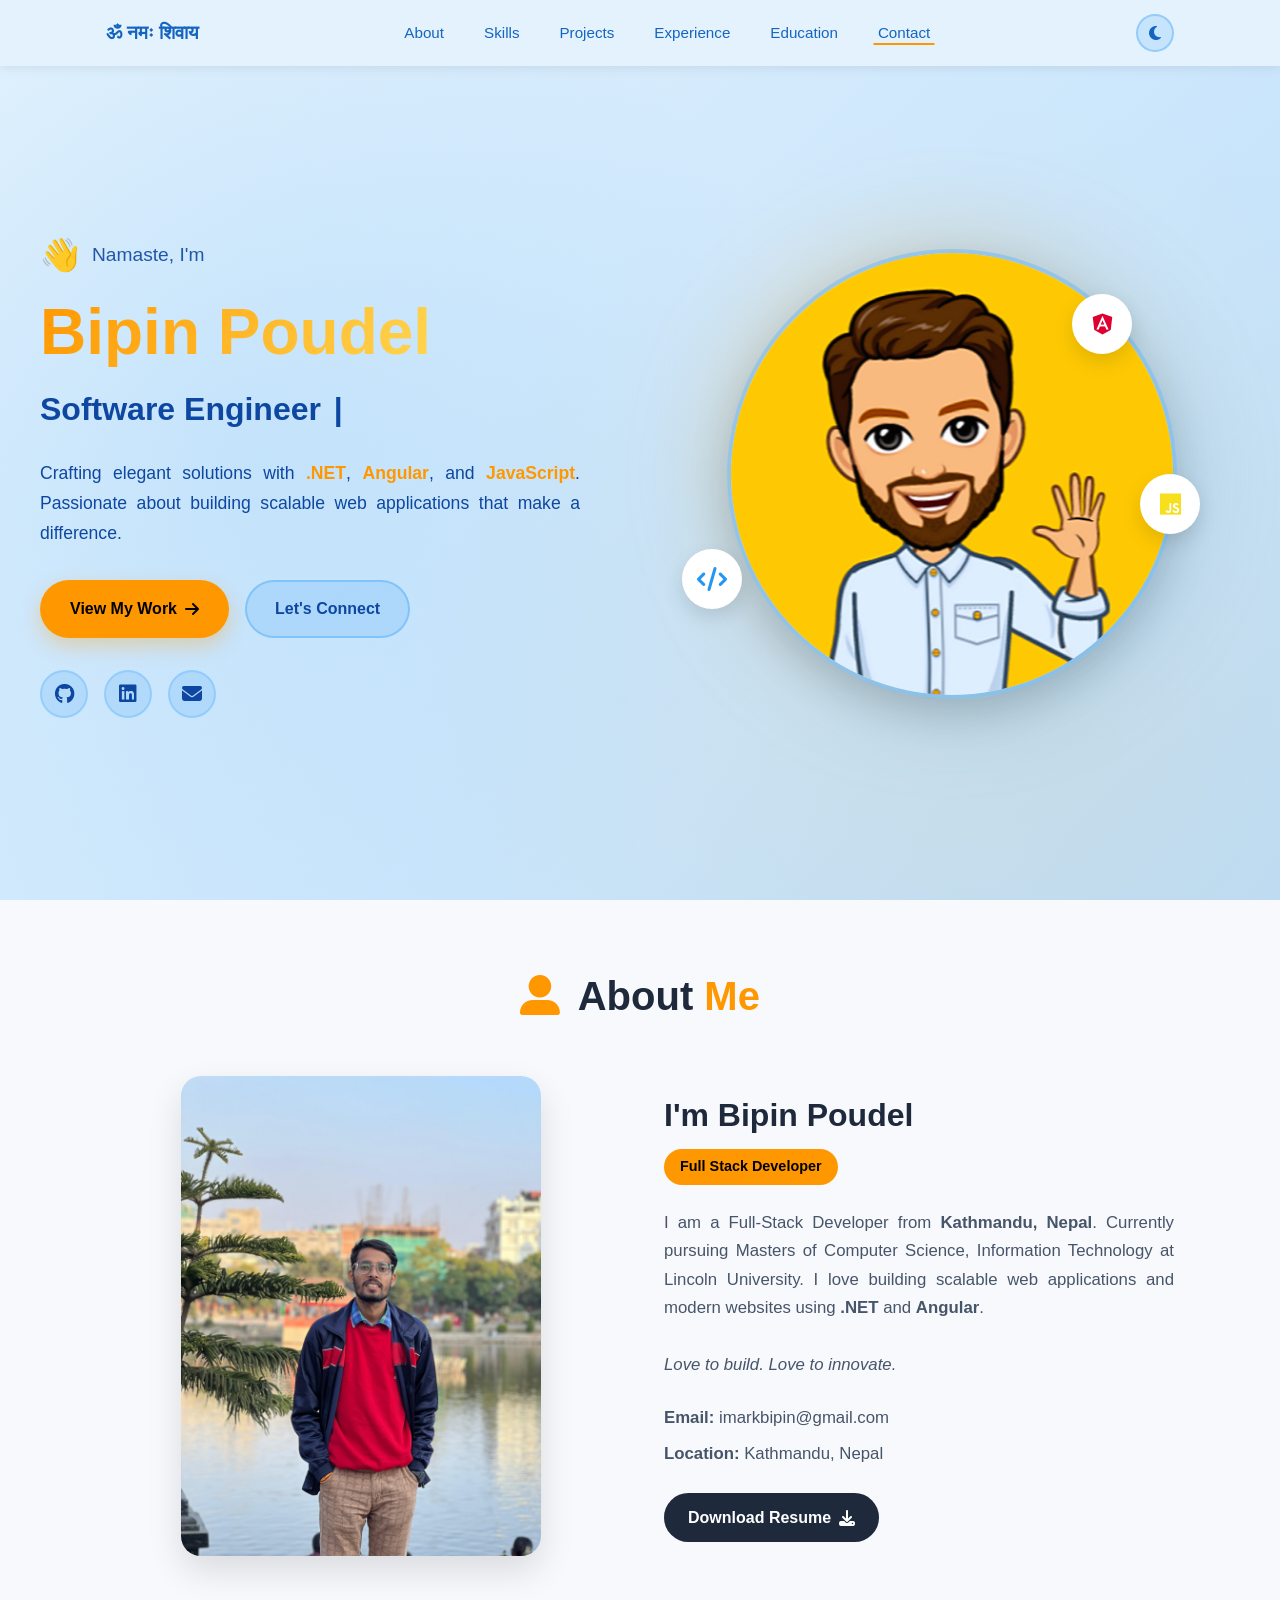
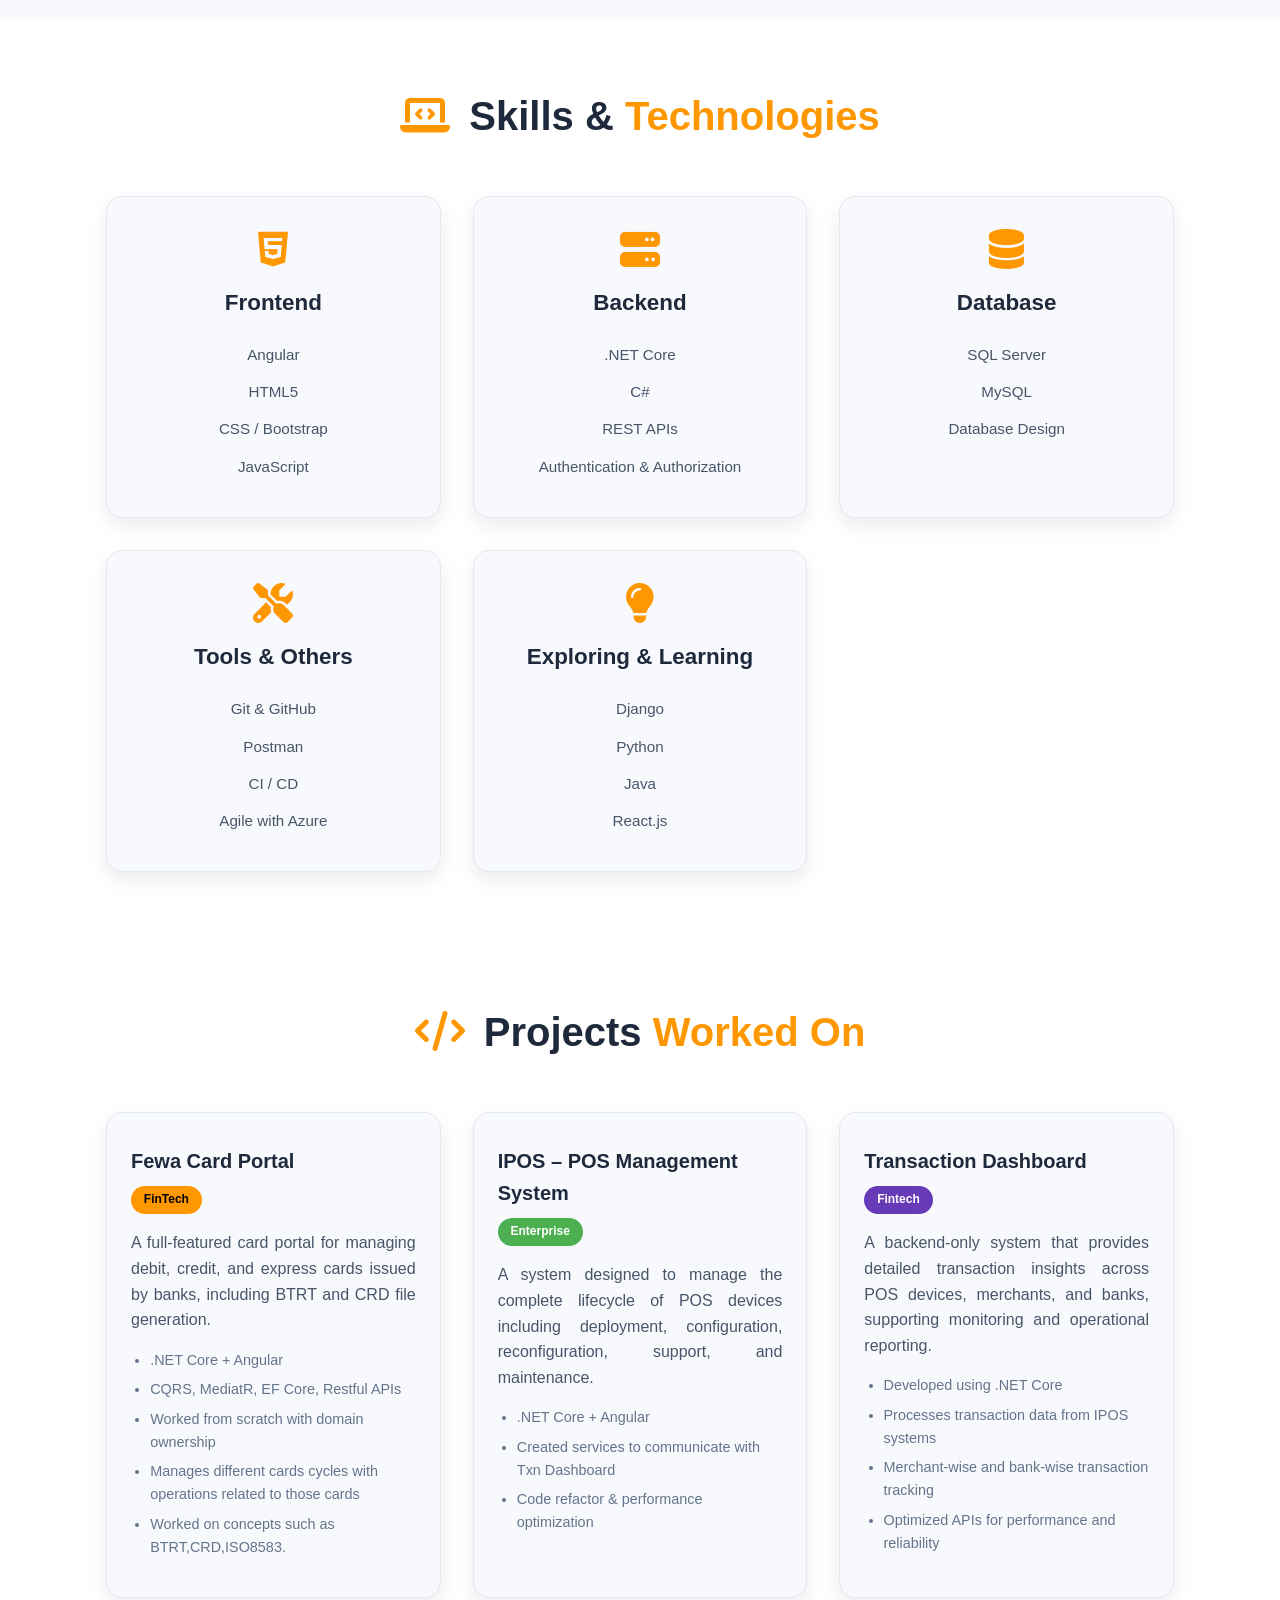
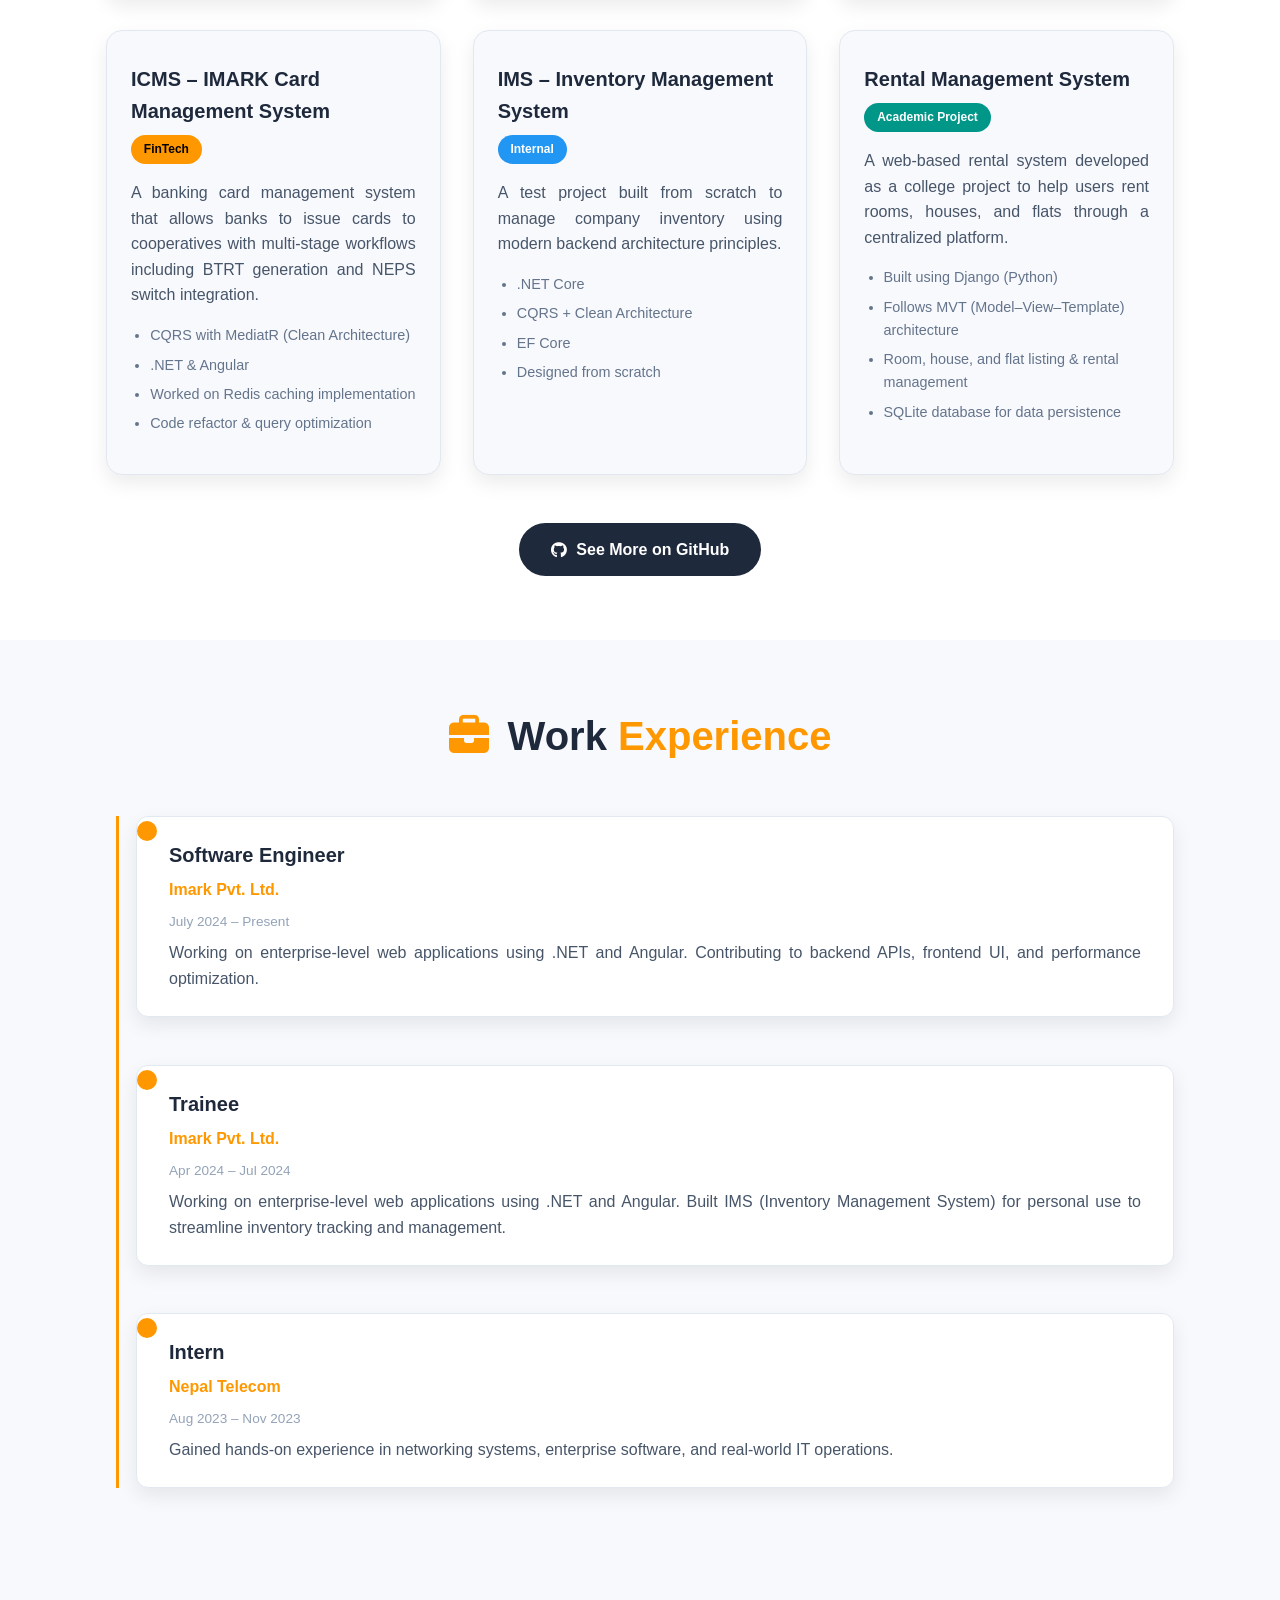
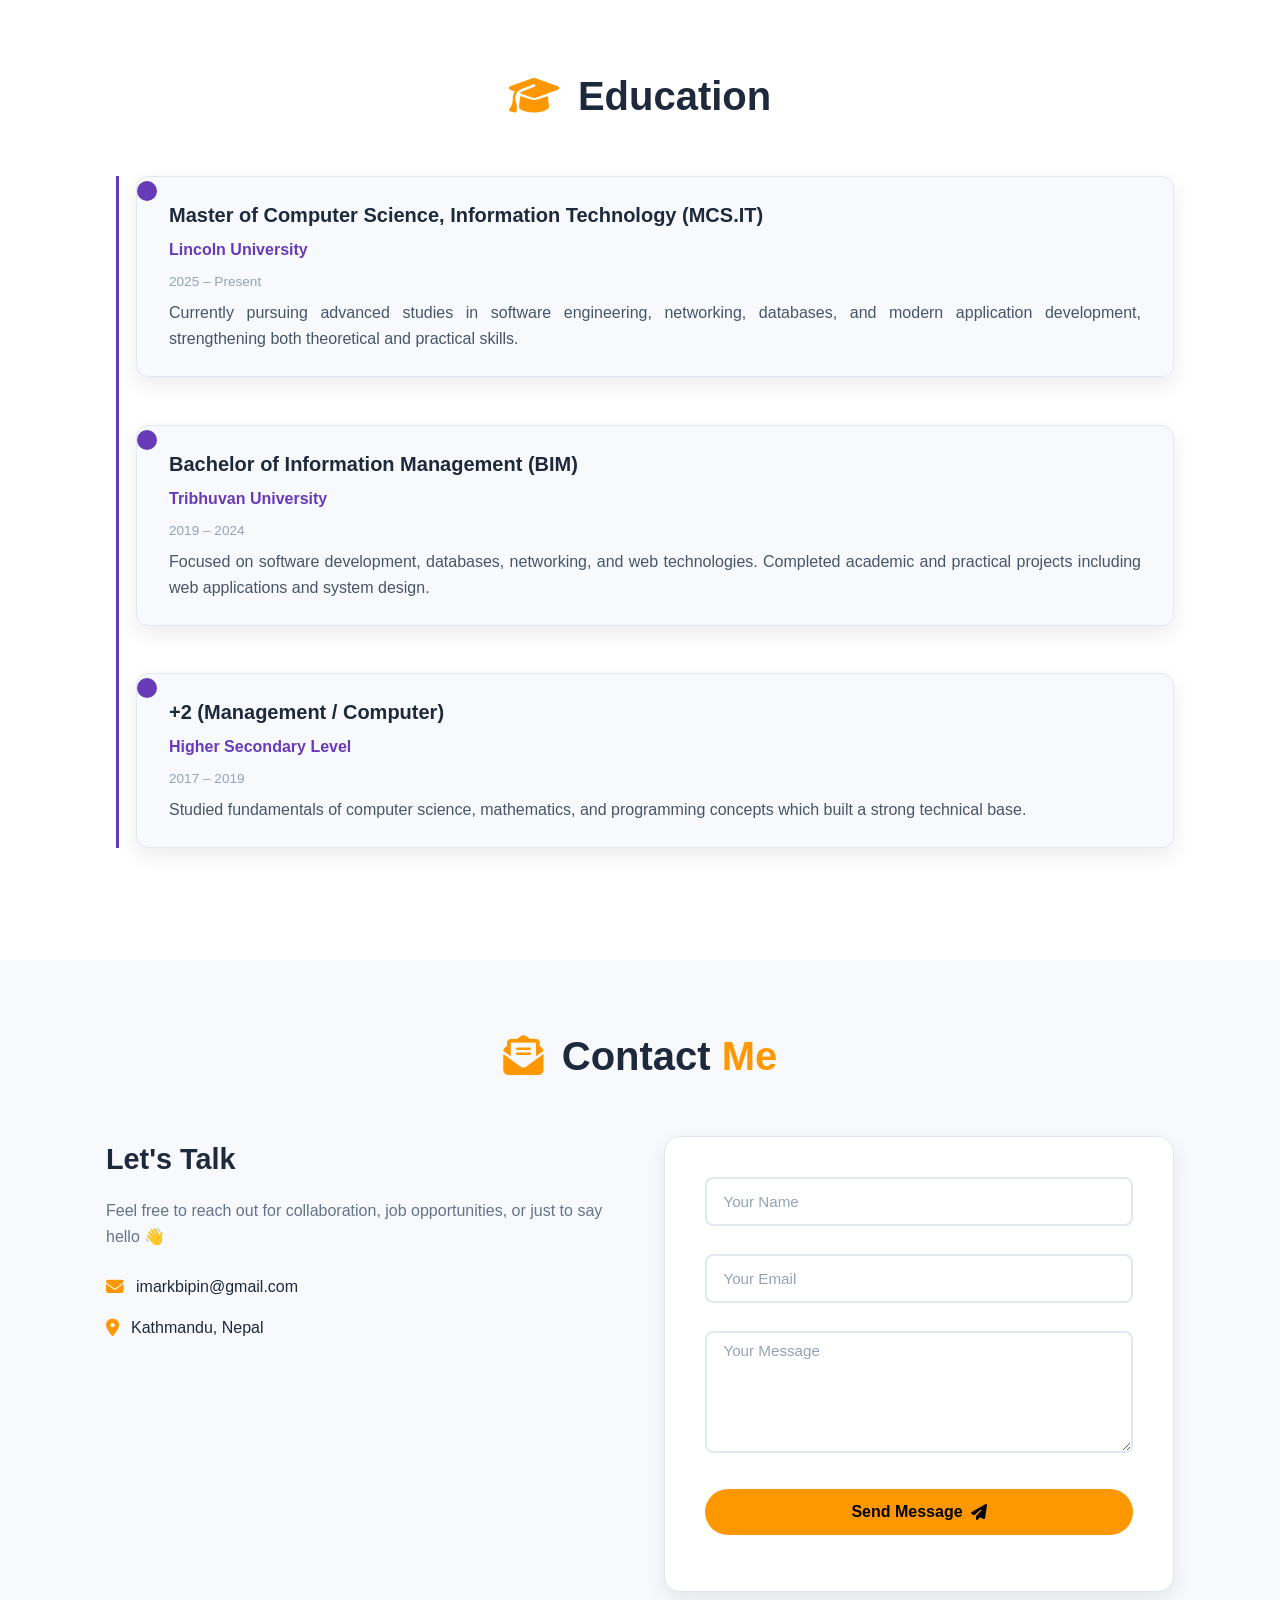
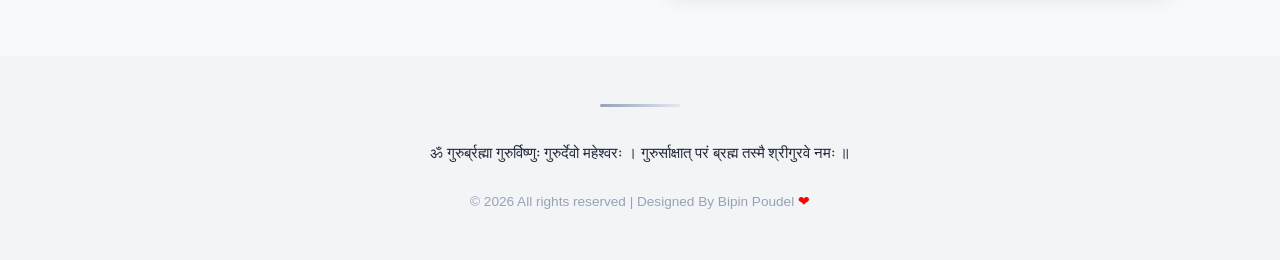
<file: index.html>
<!DOCTYPE html>
<html lang="en">

<head>
    <meta charset="UTF-8" />
    <meta name="viewport" content="width=device-width, initial-scale=1.0" />

    <title>Bipin Poudel | Full Stack Developer</title>
    <meta name="description"
        content="Bipin Poudel is a Full Stack Developer from Nepal specializing in web applications, .NET, Angular, and modern web technologies.">
    <meta name="keywords"
        content="Bipin Poudel,Bipin Paudel,SB Bipin Poudel,SB bipin Paudel,Aatreya Son, Full Stack Developer Nepal, Web Developer, .NET Developer">
    <meta name="author" content="Bipin Poudel">

    <meta name="google-site-verification" content="4PjlbMVd9MEAAJaeIumttH1qoBCUl8yCqmhb5qajZKc" />

    <link rel="stylesheet" href="https://cdnjs.cloudflare.com/ajax/libs/font-awesome/6.5.1/css/all.min.css" />

    <link rel="preload" href="css/style.css" as="style">
    <link rel="stylesheet" href="css/style.css">
</head>

<body>

    <header class="header">
        <nav class="nav-container">
            <h1 class="logo">
                <span class="logo-text">ॐ नमः शिवाय</span>
                <span class="logo-icon">🔱</span>
            </h1>
            <ul class="nav-links desktop-nav">
                <li><a href="#about">About</a></li>
                <li><a href="#skills">Skills</a></li>
                <li><a href="#projects">Projects</a></li>
                <li><a href="#experience">Experience</a></li>
                <li><a href="#education">Education</a></li>
                <li><a href="#contact">Contact</a></li>
            </ul>
            <button class="theme-toggle" id="themeToggle" aria-label="Toggle theme">
                <i class="fas fa-moon"></i>
            </button>
        </nav>
    </header>

    <nav class="bottom-nav">
        <a href="#about" class="bottom-nav-item">
            <i class="fas fa-user"></i>
            <span>About</span>
        </a>
        <a href="#skills" class="bottom-nav-item">
            <i class="fas fa-code"></i>
            <span>Skills</span>
        </a>
        <a href="#projects" class="bottom-nav-item">
            <i class="fas fa-folder"></i>
            <span>Projects</span>
        </a>
        <a href="#experience" class="bottom-nav-item">
            <i class="fas fa-briefcase"></i>
            <span>Work</span>
        </a>
        <a href="#education" class="bottom-nav-item">
            <i class="fas fa-graduation-cap"></i>
            <span>Education</span>
        </a>
        <a href="#contact" class="bottom-nav-item">
            <i class="fas fa-envelope"></i>
            <span>Contact</span>
        </a>
    </nav>

    <main>

        <section class="hero">
            <div class="hero-container">
                <div class="hero-text">
                    <div class="hero-greeting">
                        <span class="wave">👋</span>
                        <span class="greeting-text">Namaste, I'm</span>
                    </div>
                    <h1 class="hero-name">
                        <span class="name-highlight">Bipin Poudel</span>
                    </h1>
                    <h2 class="hero-title">
                        <span class="typing-text">Software Engineer</span>
                        <span class="cursor">|</span>
                    </h2>
                    <p class="hero-description" style="text-align: justify;">
                        Crafting elegant solutions with <strong>.NET</strong>, <strong>Angular</strong>,
                        and <strong>JavaScript</strong>. Passionate about building scalable web applications
                        that make a difference.
                    </p>

                    <div class="hero-cta">
                        <a href="#projects" class="btn-primary">
                            <span>View My Work</span>
                            <i class="fas fa-arrow-right"></i>
                        </a>
                        <a href="#contact" class="btn-secondary">
                            <span>Let's Connect</span>
                        </a>
                    </div>

                    <div class="hero-socials">
                        <a href="https://github.com/sb-bipin" target="_blank" aria-label="GitHub" class="social-link">
                            <i class="fa-brands fa-github"></i>
                        </a>
                        <a href="https://www.linkedin.com/in/sb-bipin-paudel" target="_blank" aria-label="LinkedIn"
                            class="social-link">
                            <i class="fa-brands fa-linkedin"></i>
                        </a>
                        <a href="https://mail.google.com/mail/?view=cm&fs=1&to=imarkbipin@gmail.com" target="_blank"
                            aria-label="Email" class="social-link">
                            <i class="fa-solid fa-envelope"></i>
                        </a>
                    </div>
                </div>

                <div class="hero-image">
                    <div class="image-wrapper">
                        <div class="image-background"></div>
                        <img src="images/favicon.png" alt="Bipin Poudel Full Stack Developer">
                        <div class="floating-badge badge-1">
                            <i class="fa-brands fa-angular"></i>
                        </div>
                        <div class="floating-badge badge-2">
                            <i class="fa-solid fa-code"></i>
                        </div>
                        <div class="floating-badge badge-3">
                            <i class="fa-brands fa-js"></i>
                        </div>
                    </div>
                </div>
            </div>

        </section>


        <section class="about" id="about">
            <div class="container">

                <h2 class="heading">
                    <i class="fas fa-user-alt"></i> About <span>Me</span>
                </h2>

                <div class="about-grid">

                    <div class="about-image">
                        <img src="./images/profile1.jpg" alt="Bipin Poudel Full Stack Developer" loading="lazy" />
                    </div>

                    <div class="about-content" style="text-align: justify;">
                        <h3>I'm Bipin Poudel</h3>
                        <span class="tag">Full Stack Developer</span>

                        <p>
                            I am a Full-Stack Developer from <strong>Kathmandu, Nepal</strong>.
                            Currently pursuing Masters of Computer Science, Information Technology at Lincoln
                            University.
                            I love building scalable web applications and modern websites using
                            <strong>.NET</strong> and <strong>Angular</strong>.
                            <br /><br />
                            <em>Love to build. Love to innovate.</em>
                        </p>

                        <div class="info">
                            <p><strong>Email:</strong> imarkbipin@gmail.com</p>
                            <p><strong>Location:</strong> Kathmandu, Nepal</p>
                        </div>

                        <a href="./docs/resumeBipin.pdf" target="_blank" class="btn">
                            Download Resume <i class="fas fa-download"></i>
                        </a>
                    </div>

                </div>
            </div>
        </section>



        <section id="skills" class="skills">
            <div class="container">

                <h2 class="heading">
                    <i class="fas fa-laptop-code"></i> Skills & <span>Technologies</span>
                </h2>

                <div class="skills-grid">

                    <div class="skill-card">
                        <i class="fa-brands fa-html5"></i>
                        <h3>Frontend</h3>
                        <ul>
                            <li>Angular</li>
                            <li>HTML5</li>
                            <li>CSS / Bootstrap</li>
                            <li>JavaScript</li>
                        </ul>
                    </div>

                    <div class="skill-card">
                        <i class="fa-solid fa-server"></i>
                        <h3>Backend</h3>
                        <ul>
                            <li>.NET Core</li>
                            <li>C#</li>
                            <li>REST APIs</li>
                            <li>Authentication & Authorization</li>
                        </ul>
                    </div>

                    <div class="skill-card">
                        <i class="fa-solid fa-database"></i>
                        <h3>Database</h3>
                        <ul>
                            <li>SQL Server</li>
                            <li>MySQL</li>
                            <li>Database Design</li>
                        </ul>
                    </div>

                    <div class="skill-card">
                        <i class="fa-solid fa-screwdriver-wrench"></i>
                        <h3>Tools & Others</h3>
                        <ul>
                            <li>Git & GitHub</li>
                            <li>Postman</li>
                            <li>CI / CD</li>
                            <li>Agile with Azure</li>
                        </ul>
                    </div>

                    <div class="skill-card hobby">
                        <i class="fa-solid fa-lightbulb"></i>
                        <h3>Exploring & Learning</h3>
                        <ul>
                            <li>Django</li>
                            <li>Python</li>
                            <li>Java</li>
                            <li>React.js</li>
                        </ul>
                    </div>

                </div>
            </div>
        </section>

        <section id="projects" class="projects">
            <div class="container">

                <h2 class="heading">
                    <i class="fas fa-code"></i> Projects <span>Worked On</span>
                </h2>

                <div class="projects-grid">

                    <div class="project-card">
                        <h3>Fewa Card Portal</h3>
                        <span class="project-tag fintech">FinTech</span>

                        <p style="text-align: justify;">
                            A full-featured card portal for managing debit, credit, and express cards
                            issued by banks, including BTRT and CRD file generation.
                        </p>

                        <ul>
                            <li>.NET Core + Angular</li>
                            <li>CQRS, MediatR, EF Core, Restful APIs</li>
                            <li>Worked from scratch with domain ownership</li>
                            <li>Manages different cards cycles with operations related to those cards</li>
                            <li>Worked on concepts such as BTRT,CRD,ISO8583.</li>
                        </ul>
                    </div>

                    <div class="project-card">
                        <h3>IPOS – POS Management System</h3>
                        <span class="project-tag enterprise">Enterprise</span>

                        <p style="text-align: justify;">
                            A system designed to manage the complete lifecycle of POS devices including
                            deployment, configuration, reconfiguration, support, and maintenance.
                        </p>

                        <ul>
                            <li>.NET Core + Angular</li>
                            <li>Created services to communicate with Txn Dashboard</li>
                            <li>Code refactor & performance optimization</li>
                        </ul>
                    </div>

                    <div class="project-card">
                        <h3>Transaction Dashboard</h3>
                        <span class="project-tag backend">Fintech</span>

                        <p style="text-align: justify;">
                            A backend-only system that provides detailed transaction insights
                            across POS devices, merchants, and banks, supporting monitoring
                            and operational reporting.
                        </p>

                        <ul>
                            <li>Developed using .NET Core</li>
                            <li>Processes transaction data from IPOS systems</li>
                            <li>Merchant-wise and bank-wise transaction tracking</li>
                            <li>Optimized APIs for performance and reliability</li>
                        </ul>
                    </div>
                    <div class="project-card">
                        <h3>ICMS – IMARK Card Management System</h3>
                        <span class="project-tag fintech">FinTech</span>

                        <p style="text-align: justify;">
                            A banking card management system that allows banks to issue cards
                            to cooperatives with multi-stage workflows including BTRT generation
                            and NEPS switch integration.
                        </p>

                        <ul>
                            <li>CQRS with MediatR (Clean Architecture)</li>
                            <li>.NET & Angular</li>
                            <li>Worked on Redis caching implementation</li>
                            <li>Code refactor & query optimization</li>
                        </ul>
                    </div>

                    <div class="project-card">
                        <h3>IMS – Inventory Management System</h3>
                        <span class="project-tag internal">Internal</span>

                        <p style="text-align: justify;">
                            A test project built from scratch to manage company inventory
                            using modern backend architecture principles.
                        </p>

                        <ul>
                            <li>.NET Core</li>
                            <li>CQRS + Clean Architecture</li>
                            <li>EF Core</li>
                            <li>Designed from scratch</li>
                        </ul>
                    </div>

                    <div class="project-card">
                        <h3>Rental Management System</h3>
                        <span class="project-tag academic">Academic Project</span>

                        <p style="text-align: justify;">
                            A web-based rental system developed as a college project to help users
                            rent rooms, houses, and flats through a centralized platform.
                        </p>

                        <ul>
                            <li>Built using Django (Python)</li>
                            <li>Follows MVT (Model–View–Template) architecture</li>
                            <li>Room, house, and flat listing & rental management</li>
                            <li>SQLite database for data persistence</li>
                        </ul>
                    </div>

                </div>
            </div>
            <div class="projects-cta">
                <a href="https://github.com/sb-bipin" target="_blank" rel="noopener noreferrer" class="btn github-btn">
                    <i class="fa-brands fa-github"></i>
                    See More on GitHub
                </a>
            </div>

        </section>



        <section id="experience" class="experience">
            <div class="container">

                <h2 class="heading">
                    <i class="fas fa-briefcase"></i> Work <span>Experience</span>
                </h2>

                <div class="timeline">

                    <div class="timeline-item">
                        <div class="timeline-dot"></div>
                        <div class="timeline-content">
                            <h3>Software Engineer</h3>
                            <span class="company">Imark Pvt. Ltd.</span>
                            <span class="date">July 2024 – Present</span>
                            <p style="text-align: justify;">
                                Working on enterprise-level web applications using
                                .NET and Angular. Contributing to backend APIs,
                                frontend UI, and performance optimization.
                            </p>
                        </div>
                    </div>
                    <div class="timeline-item">
                        <div class="timeline-dot"></div>
                        <div class="timeline-content">
                            <h3>Trainee</h3>
                            <span class="company">Imark Pvt. Ltd. </span>
                            <span class="date">Apr 2024 – Jul 2024</span>
                            <p style="text-align: justify;">
                                Working on enterprise-level web applications using
                                .NET and Angular. Built IMS (Inventory Management System)
                                for personal use to streamline inventory tracking and management.
                            </p>
                        </div>
                    </div>

                    <div class="timeline-item">
                        <div class="timeline-dot"></div>
                        <div class="timeline-content">
                            <h3>Intern</h3>
                            <span class="company">Nepal Telecom</span>
                            <span class="date">Aug 2023 – Nov 2023</span>
                            <p style="text-align: justify;">
                                Gained hands-on experience in networking systems,
                                enterprise software, and real-world IT operations.
                            </p>
                        </div>
                    </div>

                </div>
            </div>
        </section>

        <section id="education" class="education ">
            <div class="container">
                <h2 class="heading">
                    <i class="fas fa-graduation-cap"></i> Education
                </h2>

                <div class="timeline">

                    <div class="timeline-item show">
                        <span class="timeline-dot"></span>
                        <div class="timeline-content">
                            <h3>Master of Computer Science, Information Technology (MCS.IT)</h3>
                            <span class="company">Lincoln University</span>
                            <span class="date">2025 – Present</span>
                            <p style="text-align: justify;">
                                Currently pursuing advanced studies in software engineering,
                                networking, databases, and modern application development,
                                strengthening both theoretical and practical skills.
                            </p>
                        </div>
                    </div>

                    <div class="timeline-item show">
                        <span class="timeline-dot"></span>
                        <div class="timeline-content">
                            <h3>Bachelor of Information Management (BIM)</h3>
                            <span class="company">Tribhuvan University</span>
                            <span class="date">2019 – 2024</span>
                            <p style="text-align: justify;">
                                Focused on software development, databases, networking,
                                and web technologies. Completed academic and practical projects
                                including web applications and system design.
                            </p>
                        </div>
                    </div>

                    <div class="timeline-item show">
                        <span class="timeline-dot"></span>
                        <div class="timeline-content">
                            <h3>+2 (Management / Computer)</h3>
                            <span class="company">Higher Secondary Level</span>
                            <span class="date">2017 – 2019</span>
                            <p style="text-align: justify;">
                                Studied fundamentals of computer science, mathematics,
                                and programming concepts which built a strong technical base.
                            </p>
                        </div>
                    </div>
                </div>
            </div>
        </section>



        <section id="contact" class="contact">
            <div class="container">

                <h2 class="heading">
                    <i class="fas fa-envelope-open-text"></i> Contact <span>Me</span>
                </h2>

                <div class="contact-grid">

                    <div class="contact-info">
                        <h3>Let's Talk</h3>
                        <p>
                            Feel free to reach out for collaboration, job opportunities,
                            or just to say hello 👋
                        </p>

                        <ul>
                            <li>
                                <i class="fas fa-envelope"></i>
                                <a href="mailto:imarkbipin@gmail.com">imarkbipin@gmail.com</a>
                            </li>
                            <li>
                                <i class="fas fa-map-marker-alt"></i>
                                Kathmandu, Nepal
                            </li>
                        </ul>
                    </div>

                    <form id="contactForm" class="contact-form">
                        <div class="input-group">
                            <input type="text" id="name" required />
                            <label>Your Name</label>
                        </div>

                        <div class="input-group">
                            <input type="email" id="email" required />
                            <label>Your Email</label>
                        </div>

                        <div class="input-group">
                            <textarea id="message" rows="5" required></textarea>
                            <label>Your Message</label>
                        </div>

                        <button type="submit" class="btn submit-btn">
                            Send Message <i class="fas fa-paper-plane"></i>
                        </button>

                        <p id="formStatus"></p>
                    </form>

                </div>
            </div>
        </section>




    </main>

    <footer class="footer">
        <p class="shlok">
            ॐ गुरुर्ब्रह्मा गुरुर्विष्णुः गुरुर्देवो महेश्वरः ।
            गुरुर्साक्षात् परं ब्रह्म तस्मै श्रीगुरवे नमः ॥
        </p>

        <p class="copyright">
            © <span id="year"></span> All rights reserved | Designed By Bipin Poudel <span class="heart">❤</span>
        </p>

    </footer>


    <script src="js/main.js" defer></script>
</body>

</html>
</file>
<file: css/style.css>
:root {
    /* Light Theme - Whitish Blue Aesthetic view here */
    --bg-primary: #ffffff;
    --bg-secondary: #f8f9fd;
    --bg-tertiary: #f3f4f6;
    --text-primary: #1e293b;
    --text-secondary: #475569;
    --text-tertiary: #64748b;
    --text-muted: #94a3b8;
    --accent: #ff9800;
    --accent-hover: #f57c00;

    /* Whitish Blue for Header & Hero section yeta x */
    --header-bg: #e3f2fd;
    --header-text: #1565c0;
    --hero-bg-start: #e3f2fd;
    --hero-bg-end: #bbdefb;
    --hero-text: #0d47a1;
    --hero-accent: #2196f3;

    /* aru */
    --card-bg: #ffffff;
    --card-bg-alt: #f8f9fd;
    --border-color: #e2e8f0;
    --shadow-sm: rgba(0, 0, 0, 0.05);
    --shadow: rgba(0, 0, 0, 0.08);
    --shadow-md: rgba(0, 0, 0, 0.12);
    --shadow-lg: rgba(0, 0, 0, 0.16);
    --timeline-line: #ff9800;
    --timeline-dot: #ff9800;
    --education-line: #673ab7;
    --education-dot: #673ab7;
}

[data-theme="dark"] {
    --bg-primary: #0f172a;
    --bg-secondary: #1e293b;
    --bg-tertiary: #334155;
    --text-primary: #f1f5f9;
    --text-secondary: #e2e8f0;
    --text-tertiary: #cbd5e1;
    --text-muted: #94a3b8;
    --accent: #ff9800;
    --accent-hover: #ffa726;

    /* Dark Header & Hero */
    --header-bg: #1e293b;
    --header-text: #f1f5f9;
    --hero-bg-start: #1e293b;
    --hero-bg-end: #334155;
    --hero-text: #f1f5f9;
    --hero-accent: #64b5f6;

    --card-bg: #1e293b;
    --card-bg-alt: #334155;
    --border-color: #334155;
    --shadow-sm: rgba(0, 0, 0, 0.2);
    --shadow: rgba(0, 0, 0, 0.3);
    --shadow-md: rgba(0, 0, 0, 0.4);
    --shadow-lg: rgba(0, 0, 0, 0.5);
    --timeline-line: #ff9800;
    --timeline-dot: #ff9800;
    --education-line: #a78bfa;
    --education-dot: #a78bfa;
}

*,
*::before,
*::after {
    margin: 0;
    padding: 0;
    box-sizing: border-box;
}

html {
    overflow-x: hidden;
    scroll-behavior: smooth;
    -webkit-font-smoothing: antialiased;
    -moz-osx-font-smoothing: grayscale;
}

body {
    font-family: -apple-system, BlinkMacSystemFont, 'Segoe UI', Roboto, 'Helvetica Neue', Arial, sans-serif;
    line-height: 1.6;
    color: var(--text-primary);
    background-color: var(--bg-primary);
    overflow-x: hidden;
    width: 100%;
    transition: background-color 0.3s ease, color 0.3s ease;
}

section {
    scroll-margin-top: 4.5rem;
}

img {
    max-width: 100%;
    height: auto;
    display: block;
}

a {
    text-decoration: none;
    color: inherit;
}

button {
    cursor: pointer;
    border: none;
    background: none;
    font-family: inherit;
}

.container {
    max-width: min(1100px, 100% - 2rem);
    margin: 0 auto;
    padding: 0 1rem;
    width: 100%;
}

/*nav related  */

.header {
    position: fixed;
    top: 0;
    left: 0;
    right: 0;
    background: var(--header-bg);
    z-index: 1000;
    box-shadow: 0 2px 10px var(--shadow);
    backdrop-filter: blur(10px);
    transition: background-color 0.3s ease;
}

.nav-container {
    max-width: 1100px;
    margin: 0 auto;
    padding: 0.875rem 1rem;
    display: flex;
    justify-content: space-between;
    align-items: center;
    gap: 1rem;
}

.logo {
    display: flex;
    align-items: center;
    gap: 0.4rem;
    font-family: 'Noto Serif Devanagari', serif, -apple-system, BlinkMacSystemFont, sans-serif;
    color: var(--header-text);
    font-size: clamp(1rem, 2.5vw, 1.2rem);
    font-weight: 600;
    margin: 0;
    cursor: pointer;
    user-select: none;
    transition: color 0.3s ease;
}

.logo-text {
    white-space: nowrap;
}

.logo-icon {
    display: none;
    font-size: clamp(1.2rem, 3vw, 1.5rem);
}

.logo:hover .logo-text {
    display: none;
}

.logo:hover .logo-icon {
    display: inline;
}

.nav-links {
    display: flex;
    list-style: none;
    gap: clamp(0.5rem, 1.5vw, 1rem);
    margin: 0;
    padding: 0;
    align-items: center;
}

.nav-links a {
    color: var(--header-text);
    text-decoration: none;
    font-weight: 500;
    padding: 0.5rem 0.75rem;
    border-radius: 6px;
    transition: all 0.3s ease;
    white-space: nowrap;
    font-size: clamp(0.875rem, 1.5vw, 0.95rem);
    position: relative;
}

.nav-links a::after {
    content: '';
    position: absolute;
    bottom: 0.25rem;
    left: 50%;
    transform: translateX(-50%) scaleX(0);
    width: 80%;
    height: 2px;
    background: var(--accent);
    transition: transform 0.3s ease;
}

.nav-links a:hover::after,
.nav-links a.active::after {
    transform: translateX(-50%) scaleX(1);
}

.nav-links a:hover {
    background-color: rgba(33, 150, 243, 0.1);
}

[data-theme="dark"] .nav-links a:hover {
    background-color: rgba(255, 255, 255, 0.1);
}

/* modes toggling button */
.theme-toggle {
    background: rgba(33, 150, 243, 0.15);
    border: 2px solid rgba(33, 150, 243, 0.3);
    color: var(--header-text);
    width: 38px;
    height: 38px;
    border-radius: 50%;
    display: flex;
    align-items: center;
    justify-content: center;
    cursor: pointer;
    transition: all 0.3s ease;
    flex-shrink: 0;
}

.theme-toggle:hover {
    background: var(--accent);
    color: #fff;
    border-color: var(--accent);
    transform: rotate(180deg);
}

.theme-toggle:focus-visible {
    outline: 2px solid var(--accent);
    outline-offset: 2px;
}

.theme-toggle i {
    font-size: 1rem;
}

/* mbl view css*/
.bottom-nav {
    display: none;
    position: fixed;
    bottom: 0;
    left: 0;
    right: 0;
    background: var(--header-bg);
    padding: 0.5rem 0.25rem;
    box-shadow: 0 -2px 10px var(--shadow);
    z-index: 1000;
    justify-content: space-around;
    align-items: center;
    backdrop-filter: blur(10px);
}

.bottom-nav-item {
    display: flex;
    flex-direction: column;
    align-items: center;
    justify-content: center;
    color: var(--header-text);
    padding: 0.4rem 0.3rem;
    border-radius: 8px;
    transition: all 0.3s ease;
    flex: 1;
    max-width: 70px;
    font-size: 0.7rem;
}

.bottom-nav-item i {
    font-size: 1.2rem;
    margin-bottom: 0.25rem;
}

.bottom-nav-item:hover,
.bottom-nav-item:active,
.bottom-nav-item.active {
    background-color: rgba(255, 152, 0, 0.15);
    color: var(--accent);
}

/* hero sec here */

.hero {
    min-height: 100vh;
    display: flex;
    align-items: center;
    justify-content: center;
    background: linear-gradient(135deg, var(--hero-bg-start) 0%, var(--hero-bg-end) 100%);
    position: relative;
    overflow: hidden;
    padding: 6rem 1rem 3rem;
}

.hero::before {
    content: '';
    position: absolute;
    top: 0;
    left: 0;
    right: 0;
    bottom: 0;
    background:
        radial-gradient(circle at 20% 50%, rgba(33, 150, 243, 0.1) 0%, transparent 50%),
        radial-gradient(circle at 80% 80%, rgba(255, 152, 0, 0.08) 0%, transparent 50%);
    pointer-events: none;
}

.hero-container {
    max-width: 1200px;
    width: 100%;
    margin: 0 auto;
    display: grid;
    grid-template-columns: 1fr 1fr;
    gap: 3rem;
    align-items: center;
    position: relative;
    z-index: 1;
}

.hero-text {
    color: var(--hero-text);
}

.hero-greeting {
    display: flex;
    align-items: center;
    gap: 0.75rem;
    margin-bottom: 1rem;
    opacity: 0;
    animation: fadeInUp 0.6s ease-out forwards;
}

@keyframes fadeInUp {
    from {
        opacity: 0;
        transform: translateY(30px);
    }

    to {
        opacity: 1;
        transform: translateY(0);
    }
}

.wave {
    font-size: 2rem;
    display: inline-block;
    animation: wave 2s ease-in-out infinite;
}

@keyframes wave {

    0%,
    100% {
        transform: rotate(0deg);
    }

    25% {
        transform: rotate(20deg);
    }

    75% {
        transform: rotate(-20deg);
    }
}

.greeting-text {
    font-size: clamp(1rem, 2vw, 1.2rem);
    font-weight: 500;
    opacity: 0.9;
}

.hero-name {
    font-size: clamp(2.5rem, 5vw, 4rem);
    font-weight: 800;
    margin-bottom: 1rem;
    line-height: 1.1;
    opacity: 0;
    animation: fadeInUp 0.6s ease-out 0.2s forwards;
}

.name-highlight {
    background: linear-gradient(120deg, var(--accent), #ffd54f);
    -webkit-background-clip: text;
    -webkit-text-fill-color: transparent;
    background-clip: text;
    display: inline-block;
}

.hero-title {
    font-size: clamp(1.5rem, 3vw, 2rem);
    font-weight: 600;
    margin-bottom: 1.5rem;
    color: var(--hero-text);
    opacity: 0;
    animation: fadeInUp 0.6s ease-out 0.4s forwards;
}

.cursor {
    display: inline-block;
    animation: blink 1s infinite;
    margin-left: 4px;
}

@keyframes blink {

    0%,
    50% {
        opacity: 1;
    }

    51%,
    100% {
        opacity: 0;
    }
}

.hero-description {
    font-size: clamp(1rem, 2vw, 1.1rem);
    line-height: 1.7;
    margin-bottom: 2rem;
    color: var(--hero-text);
    opacity: 0.9;
    max-width: 540px;
    animation: fadeInUp 0.6s ease-out 0.6s both;
}

.hero-description strong {
    color: var(--accent);
    font-weight: 600;
}

.hero-cta {
    display: flex;
    gap: 1rem;
    margin-bottom: 2rem;
    flex-wrap: wrap;
    opacity: 0;
    animation: fadeInUp 0.6s ease-out 0.8s forwards;
}

.btn-primary,
.btn-secondary {
    padding: 0.875rem 1.75rem;
    border-radius: 50px;
    font-weight: 600;
    font-size: clamp(0.9rem, 1.5vw, 1rem);
    display: inline-flex;
    align-items: center;
    gap: 0.5rem;
    transition: all 0.3s ease;
    border: 2px solid transparent;
}

.btn-primary {
    background: var(--accent);
    color: #000;
    box-shadow: 0 8px 20px rgba(255, 152, 0, 0.3);
}

.btn-primary:hover {
    transform: translateY(-3px);
    box-shadow: 0 12px 30px rgba(255, 152, 0, 0.4);
}

.btn-primary i {
    transition: transform 0.3s ease;
}

.btn-primary:hover i {
    transform: translateX(5px);
}

.btn-secondary {
    background: rgba(33, 150, 243, 0.15);
    color: var(--hero-text);
    border: 2px solid rgba(33, 150, 243, 0.3);
    backdrop-filter: blur(10px);
}

.btn-secondary:hover {
    background: rgba(33, 150, 243, 0.25);
    border-color: rgba(33, 150, 243, 0.5);
    transform: translateY(-3px);
}

[data-theme="dark"] .btn-secondary {
    background: rgba(255, 255, 255, 0.1);
    border-color: rgba(255, 255, 255, 0.2);
}

[data-theme="dark"] .btn-secondary:hover {
    background: rgba(255, 255, 255, 0.15);
    border-color: rgba(255, 255, 255, 0.3);
}

.hero-socials {
    display: flex;
    gap: 1rem;
    opacity: 0;
    animation: fadeInUp 0.6s ease-out 1s forwards;
}

.social-link {
    width: 48px;
    height: 48px;
    display: flex;
    align-items: center;
    justify-content: center;
    border-radius: 50%;
    background: rgba(33, 150, 243, 0.15);
    backdrop-filter: blur(10px);
    color: var(--hero-text);
    font-size: 1.25rem;
    transition: all 0.3s ease;
    border: 2px solid rgba(33, 150, 243, 0.2);
}

.social-link:hover {
    background: var(--accent);
    color: #000;
    transform: translateY(-5px) scale(1.1);
    box-shadow: 0 10px 25px rgba(255, 152, 0, 0.4);
    border-color: var(--accent);
}

[data-theme="dark"] .social-link {
    background: rgba(255, 255, 255, 0.1);
    border-color: rgba(255, 255, 255, 0.2);
}

/* Hero Image on top */
.hero-image {
    position: relative;
    opacity: 0;
    animation: fadeInRight 0.8s ease-out 0.4s forwards;
}

@keyframes fadeInRight {
    from {
        opacity: 0;
        transform: translateX(50px);
    }

    to {
        opacity: 1;
        transform: translateX(0);
    }
}

.image-wrapper {
    position: relative;
    width: 100%;
    max-width: 450px;
    margin: 0 auto;
}

.image-background {
    position: absolute;
    top: -20px;
    left: -20px;
    right: -20px;
    bottom: -20px;
    background: linear-gradient(135deg, rgba(255, 152, 0, 0.2), rgba(33, 150, 243, 0.2));
    border-radius: 50%;
    filter: blur(40px);
    animation: pulse 3s ease-in-out infinite;
}

@keyframes pulse {

    0%,
    100% {
        transform: scale(1);
        opacity: 0.5;
    }

    50% {
        transform: scale(1.05);
        opacity: 0.7;
    }
}

.image-wrapper img {
    position: relative;
    width: 100%;
    height: auto;
    border-radius: 50%;
    border: 4px solid rgba(33, 150, 243, 0.3);
    box-shadow: 0 15px 40px var(--shadow-lg);
    transition: transform 0.3s ease;
    will-change: transform;
}

.image-wrapper:hover img {
    transform: scale(1.03);
}

.floating-badge {
    position: absolute;
    width: 60px;
    height: 60px;
    background: var(--card-bg);
    border-radius: 50%;
    display: flex;
    align-items: center;
    justify-content: center;
    font-size: 1.5rem;
    box-shadow: 0 8px 20px var(--shadow-md);
    animation: float 3s ease-in-out infinite;
    will-change: transform;
}

.badge-1 {
    top: 10%;
    right: 10%;
    color: #dd0031;
    animation-delay: 0s;
}

.badge-2 {
    bottom: 20%;
    left: -10%;
    color: var(--hero-accent);
    animation-delay: 1s;
}

.badge-3 {
    top: 50%;
    right: -5%;
    color: #f7df1e;
    animation-delay: 2s;
}

@keyframes float {

    0%,
    100% {
        transform: translateY(0px);
    }

    50% {
        transform: translateY(-15px);
    }
}

/*common css */

.heading {
    text-align: center;
    font-size: clamp(2rem, 4vw, 2.5rem);
    margin-bottom: 3rem;
    color: var(--text-primary);
    font-weight: 700;
}

.heading i {
    margin-right: 0.5rem;
    color: var(--accent);
}

.heading span {
    color: var(--accent);
}

/* about sec here */

.about {
    padding: 4rem 1rem;
    background: var(--bg-secondary);
}

.about-grid {
    display: grid;
    grid-template-columns: repeat(auto-fit, minmax(min(300px, 100%), 1fr));
    gap: 3rem;
    align-items: center;
}

.about-image {
    display: flex;
    justify-content: center;
}

.about-image img {
    width: 100%;
    max-width: 360px;
    border-radius: 20px;
    box-shadow: 0 15px 35px var(--shadow-md);
    transition: transform 0.4s ease;
    will-change: transform;
}

.about-image img:hover {
    transform: translateY(-8px);
}

.about-content h3 {
    font-size: clamp(1.75rem, 3vw, 2rem);
    margin-bottom: 0.5rem;
    color: var(--text-primary);
}

.about-content .tag {
    display: inline-block;
    background: var(--accent);
    color: #000;
    padding: 0.4rem 1rem;
    border-radius: 20px;
    font-size: 0.9rem;
    font-weight: 600;
    margin-bottom: 1.5rem;
}

.about-content p {
    font-size: clamp(1rem, 2vw, 1.05rem);
    line-height: 1.7;
    color: var(--text-secondary);
    margin-bottom: 1rem;
}

.about-content .info {
    margin: 1.5rem 0;
}

.about-content .info p {
    margin-bottom: 0.5rem;
    color: var(--text-secondary);
}

.btn {
    display: inline-flex;
    align-items: center;
    gap: 0.5rem;
    padding: 0.75rem 1.5rem;
    background: var(--text-primary);
    color: var(--bg-primary);
    border-radius: 30px;
    font-weight: 600;
    transition: all 0.3s ease;
}

.btn:hover {
    background: var(--accent);
    color: #000;
    transform: translateY(-3px);
    box-shadow: 0 8px 20px var(--shadow-md);
}

/* skills done here */

.skills {
    padding: 4rem 1rem;
    background: var(--bg-primary);
}

.skills-grid {
    display: grid;
    grid-template-columns: repeat(auto-fit, minmax(min(250px, 100%), 1fr));
    gap: 2rem;
    margin-top: 3rem;
}

.skill-card {
    background: var(--card-bg-alt);
    padding: 2rem 1.5rem;
    border-radius: 16px;
    text-align: center;
    box-shadow: 0 8px 20px var(--shadow);
    transition: all 0.3s ease;
    border: 1px solid var(--border-color);
}

.skill-card:hover {
    transform: translateY(-8px);
    box-shadow: 0 15px 35px var(--shadow-md);
}

.skill-card i {
    font-size: 2.5rem;
    color: var(--accent);
    margin-bottom: 1rem;
}

.skill-card h3 {
    font-size: clamp(1.25rem, 2vw, 1.4rem);
    margin-bottom: 1rem;
    color: var(--text-primary);
}

.skill-card ul {
    list-style: none;
    padding: 0;
}

.skill-card ul li {
    padding: 0.4rem 0;
    font-size: 0.95rem;
    color: var(--text-secondary);
}

/* project here*/

.projects {
    padding: 4rem 1rem;
    background: var(--bg-primary);
}

.projects-grid {
    display: grid;
    grid-template-columns: repeat(auto-fit, minmax(min(280px, 100%), 1fr));
    gap: 2rem;
    margin-top: 3rem;
}

.project-card {
    background: var(--card-bg-alt);
    padding: 2rem 1.5rem;
    border-radius: 16px;
    box-shadow: 0 8px 20px var(--shadow);
    transition: all 0.3s ease;
    border: 1px solid var(--border-color);
}

.project-card:hover {
    transform: translateY(-8px);
    box-shadow: 0 15px 35px var(--shadow-md);
}

.project-card h3 {
    margin-bottom: 0.5rem;
    font-size: clamp(1.1rem, 2vw, 1.25rem);
    color: var(--text-primary);
}

.project-card p {
    color: var(--text-secondary);
    margin: 1rem 0;
    line-height: 1.6;
}

.project-card ul {
    padding-left: 1.2rem;
    margin-top: 1rem;
}

.project-card ul li {
    font-size: 0.9rem;
    color: var(--text-tertiary);
    margin-bottom: 0.4rem;
}

.project-tag {
    display: inline-block;
    font-size: 0.75rem;
    padding: 0.3rem 0.8rem;
    border-radius: 20px;
    font-weight: 600;
}

.fintech {
    background: #ff9800;
    color: #000;
}

.internal {
    background: #2196f3;
    color: #fff;
}

.enterprise {
    background: #4caf50;
    color: #fff;
}

.backend {
    background: #673ab7;
    color: #fff;
}

.academic {
    background: #009688;
    color: #fff;
}

.projects-cta {
    margin-top: 3rem;
    text-align: center;
}

.github-btn {
    background: var(--text-primary);
    color: var(--bg-primary);
    padding: 0.875rem 2rem;
    border-radius: 40px;
    font-size: 1rem;
    font-weight: 600;
    display: inline-flex;
    align-items: center;
    gap: 0.6rem;
    transition: all 0.3s ease;
}

.github-btn:hover {
    background: var(--accent);
    color: #000;
    transform: translateY(-4px);
    box-shadow: 0 8px 20px var(--shadow-md);
}

/* experience and edu here */

.experience {
    padding: 4rem 1rem;
    background: var(--bg-secondary);
}

.education {
    padding: 4rem 1rem;
    background: var(--bg-primary);
}

.timeline {
    position: relative;
    margin-top: 3rem;
    padding-left: 30px;
}

.timeline::before {
    content: "";
    position: absolute;
    left: 10px;
    top: 0;
    bottom: 0;
    width: 3px;
    background: var(--timeline-line);
}

.education .timeline::before {
    background: var(--education-line);
}

.timeline-item {
    position: relative;
    margin-bottom: 3rem;
    opacity: 0;
    transform: translateY(30px);
    transition: all 0.6s ease;
}

.timeline-item.show {
    opacity: 1;
    transform: translateY(0);
}

.timeline-dot {
    position: absolute;
    left: 1px;
    top: 5px;
    width: 20px;
    height: 20px;
    background: var(--timeline-dot);
    border-radius: 50%;
}

.education .timeline-dot {
    background: var(--education-dot);
}

.timeline-content {
    background: var(--card-bg);
    padding: 1.5rem 2rem;
    border-radius: 12px;
    box-shadow: 0 8px 20px var(--shadow);
    border: 1px solid var(--border-color);
}

.education .timeline-content {
    background: var(--card-bg-alt);
}

.timeline-content h3 {
    line-height: 1.4;
    color: var(--text-primary);
    font-size: clamp(1.1rem, 2vw, 1.25rem);
}

.timeline-content .company {
    font-weight: 600;
    color: var(--accent);
    display: block;
    margin: 0.5rem 0;
}

.education .timeline-content .company {
    color: var(--education-dot);
}

.timeline-content .date {
    font-size: 0.85rem;
    color: var(--text-muted);
    display: block;
    margin-bottom: 0.5rem;
}

.timeline-content p {
    line-height: 1.6;
    color: var(--text-secondary);
}

/* Contact related */

.contact {
    padding: 4rem 1rem;
    background: var(--bg-secondary);
}

.contact-grid {
    display: grid;
    grid-template-columns: repeat(auto-fit, minmax(min(300px, 100%), 1fr));
    gap: 3rem;
    margin-top: 3rem;
}

.contact-info h3 {
    font-size: clamp(1.5rem, 3vw, 1.8rem);
    margin-bottom: 1rem;
    color: var(--text-primary);
}

.contact-info p {
    color: var(--text-tertiary);
    margin-bottom: 1.5rem;
    line-height: 1.6;
}

.contact-info ul {
    list-style: none;
    padding: 0;
}

.contact-info ul li {
    margin-bottom: 1rem;
    display: flex;
    align-items: center;
    gap: 0.75rem;
}

.contact-info ul i {
    color: var(--accent);
    font-size: 1.1rem;
}

.contact-info a {
    color: var(--text-primary);
    transition: color 0.3s ease;
}

.contact-info a:hover {
    color: var(--accent);
}

.contact-form {
    background: var(--card-bg);
    padding: 2.5rem;
    border-radius: 16px;
    box-shadow: 0 8px 20px var(--shadow);
    border: 1px solid var(--border-color);
}

.input-group {
    position: relative;
    margin-bottom: 1.75rem;
}

.input-group input,
.input-group textarea {
    width: 100%;
    padding: 0.875rem;
    border: 2px solid var(--border-color);
    border-radius: 8px;
    outline: none;
    font-size: 0.95rem;
    background: var(--bg-primary);
    color: var(--text-primary);
    transition: all 0.3s ease;
}

.input-group input:focus,
.input-group textarea:focus {
    border-color: var(--accent);
}

.input-group label {
    position: absolute;
    top: 50%;
    left: 12px;
    background: var(--card-bg);
    padding: 0 0.4rem;
    color: var(--text-muted);
    transform: translateY(-50%);
    pointer-events: none;
    transition: all 0.3s ease;
    font-size: 0.95rem;
}

.input-group textarea+label {
    top: 20px;
}

.input-group input:focus+label,
.input-group input:valid+label,
.input-group textarea:focus+label,
.input-group textarea:valid+label {
    top: -10px;
    font-size: 0.8rem;
    color: var(--accent);
}

.submit-btn {
    width: 100%;
    background: var(--accent);
    color: #000;
    border-radius: 30px;
    font-weight: 600;
    padding: 0.875rem;
    display: flex;
    align-items: center;
    justify-content: center;
    gap: 0.5rem;
    transition: all 0.3s ease;
    font-size: 1rem;
}

.submit-btn:hover {
    background: var(--accent-hover);
    transform: translateY(-2px);
    box-shadow: 0 8px 20px var(--shadow-md);
}

#formStatus {
    margin-top: 1rem;
    text-align: center;
    font-size: 0.9rem;
    font-weight: 500;
}

/* FOOTER related css */

.footer {
    background: var(--bg-tertiary);
    padding: 3rem 1rem;
    text-align: center;
}

.footer::before {
    content: "";
    display: block;
    width: 80px;
    height: 3px;
    background: linear-gradient(to right, var(--text-muted), var(--border-color));
    margin: 0 auto 2rem;
    border-radius: 2px;
}

.footer .shlok {
    font-family: 'Noto Serif Devanagari', serif, -apple-system, BlinkMacSystemFont, sans-serif;
    font-size: clamp(0.85rem, 1.5vw, 0.96rem);
    line-height: 1.8;
    margin-bottom: 1.5rem;
    color: var(--text-primary);
    max-width: 900px;
    margin-left: auto;
    margin-right: auto;
}

.footer .copyright {
    font-size: 0.85rem;
    color: var(--text-muted);
}

.heart {
    color: red;
}

/* RESPONSIVE design done*/

@media (min-width: 769px) {
    .desktop-nav {
        display: flex;
    }

    .bottom-nav {
        display: none;
    }
}

@media (max-width: 768px) {
    section {
        scroll-margin-top: 1rem;
    }

    body {
        padding-bottom: 70px;
    }

    .desktop-nav {
        display: none;
    }

    .bottom-nav {
        display: flex;
    }

    .nav-container {
        padding: 0.75rem 1rem;
    }

    .hero {
        padding: 4rem 1rem 2rem;
        min-height: auto;
    }

    .hero-container {
        grid-template-columns: 1fr;
        gap: 2.5rem;
        text-align: center;
    }

    .hero-text {
        order: 2;
    }

    .hero-image {
        order: 1;
    }

    .hero-greeting {
        justify-content: center;
    }

    .hero-description {
        margin: 0 auto 2rem;
    }

    .hero-cta {
        justify-content: center;
    }

    .hero-socials {
        justify-content: center;
    }

    .image-wrapper {
        max-width: 280px;
    }

    .floating-badge {
        width: 50px;
        height: 50px;
        font-size: 1.2rem;
    }

    .about-grid,
    .contact-grid {
        grid-template-columns: 1fr;
        gap: 2rem;
    }

    .about-image img {
        max-width: 280px;
    }
}

@media (max-width: 480px) {
    .container {
        padding: 0 0.75rem;
    }

    body {
        padding-bottom: 65px;
    }

    .bottom-nav {
        padding: 0.4rem 0.15rem;
    }

    .bottom-nav-item {
        padding: 0.35rem 0.2rem;
        max-width: 60px;
        font-size: 0.65rem;
    }

    .bottom-nav-item i {
        font-size: 1.1rem;
    }

    .hero {
        padding: 3rem 0.75rem 2rem;
    }

    .btn-primary,
    .btn-secondary {
        padding: 0.75rem 1.25rem;
        font-size: 0.9rem;
    }

    .image-wrapper {
        max-width: 240px;
    }

    .skill-card,
    .project-card {
        padding: 1.5rem 1.25rem;
    }

    .contact-form {
        padding: 2rem 1.5rem;
    }
}

/*  PERFORMANCE OPTIMIZATIONS is here */

@media (prefers-reduced-motion: reduce) {

    *,
    *::before,
    *::after {
        animation-duration: 0.01ms !important;
        animation-iteration-count: 1 !important;
        transition-duration: 0.01ms !important;
        scroll-behavior: auto !important;
    }
}

/* Smooth font rendering done here ok */
body {
    text-rendering: optimizeLegibility;
    -webkit-font-smoothing: antialiased;
    -moz-osx-font-smoothing: grayscale;
}

/* GPU acceleration for animations */
.hero-greeting,
.hero-name,
.hero-title,
.hero-description,
.hero-cta,
.hero-socials,
.hero-image,
.floating-badge,
.timeline-item {
    will-change: transform, opacity;
}

/* Remove will-change after animation completes */
.hero-greeting,
.hero-name,
.hero-title,
.hero-description,
.hero-cta,
.hero-socials,
.hero-image {
    animation-fill-mode: forwards;
}
</file>
